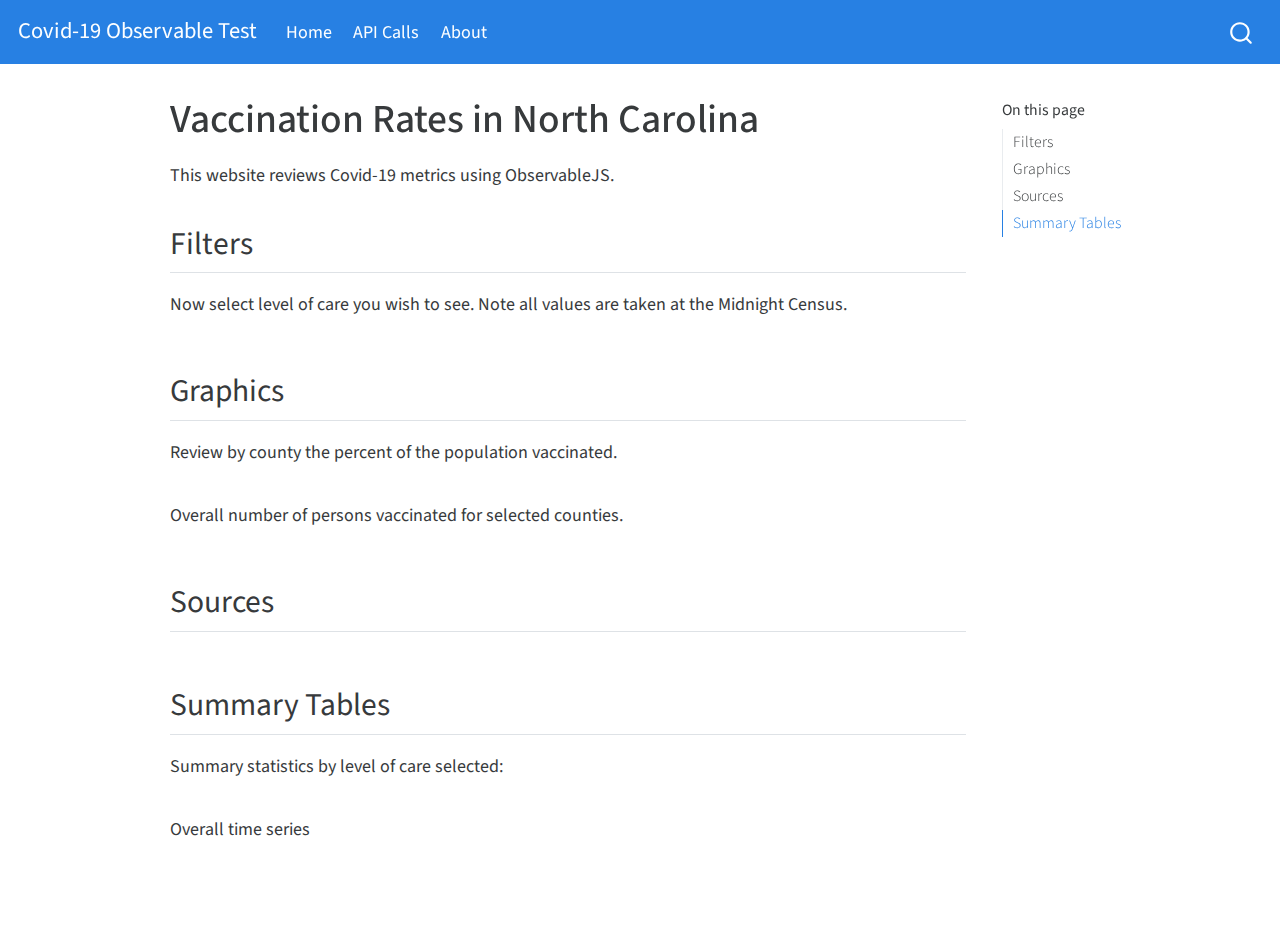
<file: docs/index.html>
<!DOCTYPE html>
<html xmlns="http://www.w3.org/1999/xhtml" lang="en" xml:lang="en"><head>
  <meta charset="utf-8">
  <meta name="generator" content="quarto-0.9.71">
  <meta name="viewport" content="width=device-width, initial-scale=1.0, user-scalable=yes">
  <title>Covid-19 Observable Test - Vaccination Rates in North Carolina</title>
  <style>
    code{white-space: pre-wrap;}
    span.smallcaps{font-variant: small-caps;}
    span.underline{text-decoration: underline;}
    div.column{display: inline-block; vertical-align: top; width: 50%;}
    div.hanging-indent{margin-left: 1.5em; text-indent: -1.5em;}
    ul.task-list{list-style: none;}
    pre > code.sourceCode { white-space: pre; position: relative; }
    pre > code.sourceCode > span { display: inline-block; line-height: 1.25; }
    pre > code.sourceCode > span:empty { height: 1.2em; }
    .sourceCode { overflow: visible; }
    code.sourceCode > span { color: inherit; text-decoration: inherit; }
    div.sourceCode { margin: 1em 0; }
    pre.sourceCode { margin: 0; }
    @media screen {
    div.sourceCode { overflow: auto; }
    }
    @media print {
    pre > code.sourceCode { white-space: pre-wrap; }
    pre > code.sourceCode > span { text-indent: -5em; padding-left: 5em; }
    }
    pre.numberSource code
      { counter-reset: source-line 0; }
    pre.numberSource code > span
      { position: relative; left: -4em; counter-increment: source-line; }
    pre.numberSource code > span > a:first-child::before
      { content: counter(source-line);
        position: relative; left: -1em; text-align: right; vertical-align: baseline;
        border: none; display: inline-block;
        -webkit-touch-callout: none; -webkit-user-select: none;
        -khtml-user-select: none; -moz-user-select: none;
        -ms-user-select: none; user-select: none;
        padding: 0 4px; width: 4em;
        color: #aaaaaa;
      }
    pre.numberSource { margin-left: 3em; border-left: 1px solid #aaaaaa;  padding-left: 4px; }
    div.sourceCode
      {   }
    @media screen {
    pre > code.sourceCode > span > a:first-child::before { text-decoration: underline; }
    }
    code span.al { color: #ff0000; font-weight: bold; } /* Alert */
    code span.an { color: #60a0b0; font-weight: bold; font-style: italic; } /* Annotation */
    code span.at { color: #7d9029; } /* Attribute */
    code span.bn { color: #40a070; } /* BaseN */
    code span.bu { } /* BuiltIn */
    code span.cf { color: #007020; font-weight: bold; } /* ControlFlow */
    code span.ch { color: #4070a0; } /* Char */
    code span.cn { color: #880000; } /* Constant */
    code span.co { color: #60a0b0; font-style: italic; } /* Comment */
    code span.cv { color: #60a0b0; font-weight: bold; font-style: italic; } /* CommentVar */
    code span.do { color: #ba2121; font-style: italic; } /* Documentation */
    code span.dt { color: #902000; } /* DataType */
    code span.dv { color: #40a070; } /* DecVal */
    code span.er { color: #ff0000; font-weight: bold; } /* Error */
    code span.ex { } /* Extension */
    code span.fl { color: #40a070; } /* Float */
    code span.fu { color: #06287e; } /* Function */
    code span.im { } /* Import */
    code span.in { color: #60a0b0; font-weight: bold; font-style: italic; } /* Information */
    code span.kw { color: #007020; font-weight: bold; } /* Keyword */
    code span.op { color: #666666; } /* Operator */
    code span.ot { color: #007020; } /* Other */
    code span.pp { color: #bc7a00; } /* Preprocessor */
    code span.sc { color: #4070a0; } /* SpecialChar */
    code span.ss { color: #bb6688; } /* SpecialString */
    code span.st { color: #4070a0; } /* String */
    code span.va { color: #19177c; } /* Variable */
    code span.vs { color: #4070a0; } /* VerbatimString */
    code span.wa { color: #60a0b0; font-weight: bold; font-style: italic; } /* Warning */
  </style>

  <script src="site_libs/quarto-nav/quarto-nav.js"></script>
  <script src="site_libs/quarto-nav/headroom.min.js"></script>
  <script src="site_libs/clipboard/clipboard.min.js"></script>
  <meta name="quarto:offset" content="./">
  <script src="site_libs/quarto-search/autocomplete.umd.js"></script>
  <script src="site_libs/quarto-search/fuse.min.js"></script>
  <script src="site_libs/quarto-search/quarto-search.js"></script>
  <script src="site_libs/quarto-html/quarto.js"></script>
  <script src="site_libs/quarto-html/popper.min.js"></script>
  <script src="site_libs/quarto-html/tippy.umd.min.js"></script>
  <script src="site_libs/quarto-html/anchor.min.js"></script>
  <link href="site_libs/quarto-html/tippy.css" rel="stylesheet">
  <link href="site_libs/quarto-html/quarto-syntax-highlighting.css" rel="stylesheet">
  <script src="site_libs/bootstrap/bootstrap.min.js"></script>
  <link href="site_libs/bootstrap/bootstrap-icons.css" rel="stylesheet">
  <link href="site_libs/bootstrap/bootstrap.min.css" rel="stylesheet">
  <script id="quarto-search-options" type="application/json">{
    "location": "navbar",
    "copy-button": false,
    "collapse-after": 2,
    "panel-placement": "end",
    "type": "overlay",
    "limit": 20,
    "language": {
      "search-no-results-text": "No results",
      "search-matching-documents-text": "matching documents",
      "search-copy-link-title": "Copy link to search",
      "search-hide-matches-text": "Hide additional matches",
      "search-more-match-text": "more match in this document",
      "search-more-matches-text": "more matches in this document",
      "search-clear-button-title": "Clear",
      "search-detached-cancel-button-title": "Cancel",
      "search-submit-button-title": "Submit"
    }
  }</script>
  <script type="module" src="site_libs/quarto-ojs/esbuild-bundle.js"></script>
  <link href="site_libs/quarto-ojs/quarto-ojs.css" rel="stylesheet">
  <!--[if lt IE 9]>
    <script src="//cdnjs.cloudflare.com/ajax/libs/html5shiv/3.7.3/html5shiv-printshiv.min.js"></script>
  <![endif]-->
  <link rel="stylesheet" href="styles.css">
  <link rel="stylesheet" href="custom.scss">
</head>
<body>
<div id="quarto-search-results"></div>
  <header id="quarto-header" class="headroom fixed-top">
    <nav class="navbar navbar-expand-lg navbar-dark ">
      <div class="navbar-container container-fluid">
      <a class="navbar-brand" href="./index.html">
    <span class="navbar-title">Covid-19 Observable Test</span>
  </a>
          <button class="navbar-toggler" type="button" data-bs-toggle="collapse" data-bs-target="#navbarCollapse" aria-controls="navbarCollapse" aria-expanded="false" aria-label="Toggle navigation" onclick="if (window.quartoToggleHeadroom) { window.quartoToggleHeadroom(); }">
  <span class="navbar-toggler-icon"></span>
</button>
          <div class="collapse navbar-collapse" id="navbarCollapse">
            <ul class="navbar-nav navbar-nav-scroll me-auto">
  <li class="nav-item">
    <a class="nav-link active" href="./index.html" aria-current="page">Home</a>
  </li>  
  <li class="nav-item">
    <a class="nav-link" href="./hospitals.html">API Calls</a>
  </li>  
  <li class="nav-item">
    <a class="nav-link" href="./about.html">About</a>
  </li>  
</ul>
              <div id="quarto-search" class="" title="Search"></div>
          </div> <!-- /navcollapse -->
      </div> <!-- /container-fluid -->
    </nav>
</header>
<!-- content -->
<div id="quarto-content" class="quarto-container page-columns page-rows-contents page-layout-article page-navbar">
<!-- sidebar -->
<!-- margin-sidebar -->
    <div id="quarto-margin-sidebar" class="sidebar margin-sidebar">
        <nav id="TOC" role="doc-toc">
<h2 id="toc-title">On this page</h2>
<ul>
<li><a href="#filters" class="nav-link active" data-scroll-target="#filters">Filters</a></li>
<li><a href="#graphics" class="nav-link" data-scroll-target="#graphics">Graphics</a></li>
<li><a href="#sources" class="nav-link" data-scroll-target="#sources">Sources</a></li>
<li><a href="#summary-tables" class="nav-link" data-scroll-target="#summary-tables">Summary Tables</a></li>
</ul>
</nav>
    </div>
<!-- main -->
<main class="content" id="quarto-document-content">
<header id="title-block-header" class="quarto-title-block default">

<div class="quarto-title"><h1 class="title display-7">Vaccination Rates in North Carolina</h1></div></header>

<p>This website reviews Covid-19 metrics using ObservableJS.</p>
<div class="cell">

</div>
<section id="filters" class="level2">
<h2 class="anchored" data-anchor-id="filters">Filters</h2>
<p>Now select level of care you wish to see. Note all values are taken at the Midnight Census.</p>
<div class="cell" data-eval="true">
<div class="sourceCode hidden" id="cb1" data-startfrom="30" data-source-offset="-0"><pre class="sourceCode js cell-code code-with-copy"><code class="sourceCode javascript" style="counter-reset: source-line 29;"><span id="cb1-30"><a href="#cb1-30" aria-hidden="true" tabindex="-1"></a>viewof islands <span class="op">=</span> Inputs<span class="op">.</span><span class="fu">select</span>(data<span class="op">.</span><span class="fu">map</span>(d <span class="kw">=&gt;</span> d<span class="op">.</span><span class="at">County</span>)<span class="op">,</span> {</span>
<span id="cb1-31"><a href="#cb1-31" aria-hidden="true" tabindex="-1"></a>  <span class="dt">multiple</span><span class="op">:</span> <span class="kw">true</span><span class="op">,</span> </span>
<span id="cb1-32"><a href="#cb1-32" aria-hidden="true" tabindex="-1"></a>  <span class="dt">label</span><span class="op">:</span> <span class="st">"County"</span><span class="op">,</span> </span>
<span id="cb1-33"><a href="#cb1-33" aria-hidden="true" tabindex="-1"></a>  <span class="dt">initialValue</span><span class="op">:</span> <span class="st">"Alamance"</span><span class="op">,</span></span>
<span id="cb1-34"><a href="#cb1-34" aria-hidden="true" tabindex="-1"></a>  <span class="dt">sort</span><span class="op">:</span> <span class="kw">true</span><span class="op">,</span> </span>
<span id="cb1-35"><a href="#cb1-35" aria-hidden="true" tabindex="-1"></a>  <span class="dt">unique</span><span class="op">:</span> <span class="kw">true</span>})</span></code><button title="Copy to Clipboard" class="code-copy-button"><i class="bi"></i></button></pre></div>
<div class="cell-output-display">
<div id="ojs-cell-1" data-nodetype="declaration">

</div>
</div>
</div>
</section>
<section id="graphics" class="level2">
<h2 class="anchored" data-anchor-id="graphics">Graphics</h2>
<p>Review by county the percent of the population vaccinated.</p>
<div class="cell">
<div class="sourceCode hidden" id="cb2" data-startfrom="46" data-source-offset="-16"><pre class="sourceCode js cell-code code-with-copy"><code class="sourceCode javascript" style="counter-reset: source-line 45;"><span id="cb2-46"><a href="#cb2-46" aria-hidden="true" tabindex="-1"></a>Plot<span class="op">.</span><span class="fu">plot</span>({</span>
<span id="cb2-47"><a href="#cb2-47" aria-hidden="true" tabindex="-1"></a>  <span class="dt">y</span><span class="op">:</span> {</span>
<span id="cb2-48"><a href="#cb2-48" aria-hidden="true" tabindex="-1"></a>    <span class="dt">grid</span><span class="op">:</span> <span class="kw">true</span><span class="op">,</span></span>
<span id="cb2-49"><a href="#cb2-49" aria-hidden="true" tabindex="-1"></a>    <span class="dt">label</span><span class="op">:</span> <span class="st">"Percentage of the Population Vaccinated"</span></span>
<span id="cb2-50"><a href="#cb2-50" aria-hidden="true" tabindex="-1"></a>  }<span class="op">,</span></span>
<span id="cb2-51"><a href="#cb2-51" aria-hidden="true" tabindex="-1"></a>  <span class="dt">marks</span><span class="op">:</span> [</span>
<span id="cb2-52"><a href="#cb2-52" aria-hidden="true" tabindex="-1"></a>    Plot<span class="op">.</span><span class="fu">line</span>(filtered<span class="op">,</span> {</span>
<span id="cb2-53"><a href="#cb2-53" aria-hidden="true" tabindex="-1"></a>    <span class="dt">x</span><span class="op">:</span> <span class="st">"Date"</span><span class="op">,</span> </span>
<span id="cb2-54"><a href="#cb2-54" aria-hidden="true" tabindex="-1"></a>    <span class="dt">y</span><span class="op">:</span> <span class="st">"Series_Complete_Pop_Pct"</span><span class="op">,</span> </span>
<span id="cb2-55"><a href="#cb2-55" aria-hidden="true" tabindex="-1"></a>    <span class="dt">stroke</span><span class="op">:</span> <span class="st">"County"</span>})<span class="op">,</span></span>
<span id="cb2-56"><a href="#cb2-56" aria-hidden="true" tabindex="-1"></a>    Plot<span class="op">.</span><span class="fu">text</span>(filtered<span class="op">,</span> Plot<span class="op">.</span><span class="fu">selectLast</span>({</span>
<span id="cb2-57"><a href="#cb2-57" aria-hidden="true" tabindex="-1"></a>    <span class="dt">x</span><span class="op">:</span> <span class="st">"Date"</span><span class="op">,</span></span>
<span id="cb2-58"><a href="#cb2-58" aria-hidden="true" tabindex="-1"></a>    <span class="dt">y</span><span class="op">:</span> <span class="st">"Series_Complete_Pop_Pct"</span><span class="op">,</span></span>
<span id="cb2-59"><a href="#cb2-59" aria-hidden="true" tabindex="-1"></a>    <span class="dt">z</span><span class="op">:</span> <span class="st">"County"</span><span class="op">,</span></span>
<span id="cb2-60"><a href="#cb2-60" aria-hidden="true" tabindex="-1"></a>    <span class="dt">text</span><span class="op">:</span> <span class="st">"County"</span><span class="op">,</span></span>
<span id="cb2-61"><a href="#cb2-61" aria-hidden="true" tabindex="-1"></a>    <span class="dt">textAnchor</span><span class="op">:</span> <span class="st">"Series_Complete_Pop_Pct"</span><span class="op">,</span></span>
<span id="cb2-62"><a href="#cb2-62" aria-hidden="true" tabindex="-1"></a>    <span class="dt">dx</span> <span class="op">:</span> <span class="op">-</span><span class="dv">4</span><span class="op">,</span></span>
<span id="cb2-63"><a href="#cb2-63" aria-hidden="true" tabindex="-1"></a>}))<span class="op">,</span></span>
<span id="cb2-64"><a href="#cb2-64" aria-hidden="true" tabindex="-1"></a>  ]</span>
<span id="cb2-65"><a href="#cb2-65" aria-hidden="true" tabindex="-1"></a>})<span class="op">;</span></span></code><button title="Copy to Clipboard" class="code-copy-button"><i class="bi"></i></button></pre></div>
<div class="cell-output-display">
<div id="ojs-cell-2" data-nodetype="expression">

</div>
</div>
</div>
<p>Overall number of persons vaccinated for selected counties.</p>
<div class="cell">
<div class="sourceCode hidden" id="cb3" data-startfrom="72" data-source-offset="-16"><pre class="sourceCode js cell-code code-with-copy"><code class="sourceCode javascript" style="counter-reset: source-line 71;"><span id="cb3-72"><a href="#cb3-72" aria-hidden="true" tabindex="-1"></a>Plot<span class="op">.</span><span class="fu">plot</span>({</span>
<span id="cb3-73"><a href="#cb3-73" aria-hidden="true" tabindex="-1"></a>  <span class="dt">y</span><span class="op">:</span> {</span>
<span id="cb3-74"><a href="#cb3-74" aria-hidden="true" tabindex="-1"></a>    <span class="dt">grid</span><span class="op">:</span> <span class="kw">true</span><span class="op">,</span></span>
<span id="cb3-75"><a href="#cb3-75" aria-hidden="true" tabindex="-1"></a>    <span class="dt">label</span><span class="op">:</span> <span class="st">"Persons Vaccinated"</span></span>
<span id="cb3-76"><a href="#cb3-76" aria-hidden="true" tabindex="-1"></a>  }<span class="op">,</span></span>
<span id="cb3-77"><a href="#cb3-77" aria-hidden="true" tabindex="-1"></a>  <span class="dt">marks</span><span class="op">:</span> [</span>
<span id="cb3-78"><a href="#cb3-78" aria-hidden="true" tabindex="-1"></a>    Plot<span class="op">.</span><span class="fu">line</span>(datUse<span class="op">.</span><span class="fu">indices</span>()<span class="op">,</span> {</span>
<span id="cb3-79"><a href="#cb3-79" aria-hidden="true" tabindex="-1"></a>      <span class="dt">x</span><span class="op">:</span> datUse<span class="op">.</span><span class="fu">column</span>(<span class="st">"Date"</span>)<span class="op">,</span> </span>
<span id="cb3-80"><a href="#cb3-80" aria-hidden="true" tabindex="-1"></a>      <span class="dt">y</span><span class="op">:</span> datUse<span class="op">.</span><span class="fu">column</span>(<span class="st">"total_cnt"</span>)</span>
<span id="cb3-81"><a href="#cb3-81" aria-hidden="true" tabindex="-1"></a>      })</span>
<span id="cb3-82"><a href="#cb3-82" aria-hidden="true" tabindex="-1"></a>  ]<span class="op">,</span></span>
<span id="cb3-83"><a href="#cb3-83" aria-hidden="true" tabindex="-1"></a>  <span class="dt">caption</span><span class="op">:</span> <span class="fu">html</span><span class="vs">`Total Population Vaccinated (Selected Counties)`</span></span>
<span id="cb3-84"><a href="#cb3-84" aria-hidden="true" tabindex="-1"></a>})<span class="op">;</span></span></code><button title="Copy to Clipboard" class="code-copy-button"><i class="bi"></i></button></pre></div>
<div class="cell-output-display">
<div id="ojs-cell-3" data-nodetype="expression">

</div>
</div>
</div>
</section>
<section id="sources" class="level2">
<h2 class="anchored" data-anchor-id="sources">Sources</h2>
<div class="cell" data-eval="true">
<div class="sourceCode hidden" id="cb4" data-startfrom="91" data-source-offset="-0"><pre class="sourceCode js cell-code code-with-copy"><code class="sourceCode javascript" style="counter-reset: source-line 90;"><span id="cb4-91"><a href="#cb4-91" aria-hidden="true" tabindex="-1"></a>data <span class="op">=</span> <span class="cf">await</span> <span class="fu">FileAttachment</span>(<span class="st">'https://raw.githubusercontent.com/medewitt/covidcdc/main/output/nc-county-vax.csv'</span>)<span class="op">.</span><span class="fu">csv</span>({ <span class="dt">typed</span><span class="op">:</span> <span class="kw">true</span> })<span class="op">;</span></span></code><button title="Copy to Clipboard" class="code-copy-button"><i class="bi"></i></button></pre></div>
<div class="cell-output-display">
<div id="ojs-cell-4" data-nodetype="declaration">

</div>
</div>
</div>
<div class="cell">
<div class="sourceCode hidden" id="cb5" data-startfrom="95" data-source-offset="-0"><pre class="sourceCode js cell-code code-with-copy"><code class="sourceCode javascript" style="counter-reset: source-line 94;"><span id="cb5-95"><a href="#cb5-95" aria-hidden="true" tabindex="-1"></a>filtered <span class="op">=</span> data<span class="op">.</span><span class="fu">filter</span>(<span class="kw">function</span>(data) {</span>
<span id="cb5-96"><a href="#cb5-96" aria-hidden="true" tabindex="-1"></a>  <span class="cf">return</span> islands<span class="op">.</span><span class="fu">includes</span>(data<span class="op">.</span><span class="at">County</span>)<span class="op">;</span></span>
<span id="cb5-97"><a href="#cb5-97" aria-hidden="true" tabindex="-1"></a>})<span class="op">;</span></span></code><button title="Copy to Clipboard" class="code-copy-button"><i class="bi"></i></button></pre></div>
<div class="cell-output-display">
<div id="ojs-cell-5" data-nodetype="declaration">

</div>
</div>
</div>
<div class="cell">
<div class="sourceCode hidden" id="cb6" data-startfrom="101" data-source-offset="-0"><pre class="sourceCode js cell-code code-with-copy"><code class="sourceCode javascript" style="counter-reset: source-line 100;"><span id="cb6-101"><a href="#cb6-101" aria-hidden="true" tabindex="-1"></a><span class="im">import</span> { aq<span class="op">,</span> op} <span class="im">from</span> <span class="st">"@uwdata/arquero"</span></span></code><button title="Copy to Clipboard" class="code-copy-button"><i class="bi"></i></button></pre></div>
<div class="cell-output-display">
<div id="ojs-cell-6" data-nodetype="declaration">

</div>
</div>
</div>
<div class="cell" data-eval="true">
<div class="sourceCode hidden" id="cb7" data-startfrom="108" data-source-offset="-1"><pre class="sourceCode js cell-code code-with-copy"><code class="sourceCode javascript" style="counter-reset: source-line 107;"><span id="cb7-108"><a href="#cb7-108" aria-hidden="true" tabindex="-1"></a>penguins <span class="op">=</span>  {</span>
<span id="cb7-109"><a href="#cb7-109" aria-hidden="true" tabindex="-1"></a><span class="kw">const</span> dat1 <span class="op">=</span> <span class="cf">await</span> aq<span class="op">.</span><span class="fu">fromCSV</span>(<span class="cf">await</span> <span class="fu">fetch</span>(<span class="st">'https://raw.githubusercontent.com/medewitt/covidcdc/main/output/nc-county-vax.csv'</span>)<span class="op">.</span><span class="fu">then</span>(res <span class="kw">=&gt;</span> res<span class="op">.</span><span class="fu">text</span>()))<span class="op">;</span></span>
<span id="cb7-110"><a href="#cb7-110" aria-hidden="true" tabindex="-1"></a><span class="cf">return</span> dat1<span class="op">;</span></span>
<span id="cb7-111"><a href="#cb7-111" aria-hidden="true" tabindex="-1"></a>}</span></code><button title="Copy to Clipboard" class="code-copy-button"><i class="bi"></i></button></pre></div>
<div class="cell-output-display">
<div id="ojs-cell-7" data-nodetype="declaration">

</div>
</div>
</div>
<div class="cell">
<div class="sourceCode hidden" id="cb8" data-startfrom="116" data-source-offset="-0"><pre class="sourceCode js cell-code code-with-copy"><code class="sourceCode javascript" style="counter-reset: source-line 115;"><span id="cb8-116"><a href="#cb8-116" aria-hidden="true" tabindex="-1"></a>penguins<span class="op">.</span><span class="fu">view</span>()<span class="op">;</span></span></code><button title="Copy to Clipboard" class="code-copy-button"><i class="bi"></i></button></pre></div>
<div class="cell-output-display">
<div id="ojs-cell-8" data-nodetype="expression">

</div>
</div>
</div>
<div class="cell">
<div class="sourceCode hidden" id="cb9" data-startfrom="122" data-source-offset="-1"><pre class="sourceCode js cell-code code-with-copy"><code class="sourceCode javascript" style="counter-reset: source-line 121;"><span id="cb9-122"><a href="#cb9-122" aria-hidden="true" tabindex="-1"></a>joingtab <span class="op">=</span> aq<span class="op">.</span><span class="fu">table</span>({ <span class="dt">County</span><span class="op">:</span> islands})<span class="op">;</span></span></code><button title="Copy to Clipboard" class="code-copy-button"><i class="bi"></i></button></pre></div>
<div class="cell-output-display">
<div id="ojs-cell-9" data-nodetype="declaration">

</div>
</div>
</div>
</section>
<section id="summary-tables" class="level2">
<h2 class="anchored" data-anchor-id="summary-tables">Summary Tables</h2>
<p>Summary statistics by level of care selected:</p>
<div class="cell" data-eval="true">
<div class="sourceCode hidden" id="cb10" data-startfrom="131" data-source-offset="-0"><pre class="sourceCode js cell-code code-with-copy"><code class="sourceCode javascript" style="counter-reset: source-line 130;"><span id="cb10-131"><a href="#cb10-131" aria-hidden="true" tabindex="-1"></a>datUsesm <span class="op">=</span> {<span class="kw">const</span> d2 <span class="op">=</span> penguins</span>
<span id="cb10-132"><a href="#cb10-132" aria-hidden="true" tabindex="-1"></a>  <span class="op">.</span><span class="fu">semijoin</span>(joingtab<span class="op">,</span> <span class="st">'County'</span>)</span>
<span id="cb10-133"><a href="#cb10-133" aria-hidden="true" tabindex="-1"></a>  <span class="op">.</span><span class="fu">groupby</span>(<span class="st">'County'</span>)</span>
<span id="cb10-134"><a href="#cb10-134" aria-hidden="true" tabindex="-1"></a>  <span class="op">.</span><span class="fu">rollup</span>({ <span class="dt">Avg</span><span class="op">:</span> d <span class="kw">=&gt;</span> op<span class="op">.</span><span class="fu">ceil</span>(op<span class="op">.</span><span class="fu">average</span>(d<span class="op">.</span><span class="at">Series_Complete_Yes</span>))<span class="op">,</span></span>
<span id="cb10-135"><a href="#cb10-135" aria-hidden="true" tabindex="-1"></a>            <span class="dt">Min</span><span class="op">:</span> d <span class="kw">=&gt;</span> op<span class="op">.</span><span class="fu">min</span>(d<span class="op">.</span><span class="at">Series_Complete_Yes</span>)<span class="op">,</span></span>
<span id="cb10-136"><a href="#cb10-136" aria-hidden="true" tabindex="-1"></a>            <span class="dt">Max</span><span class="op">:</span> d <span class="kw">=&gt;</span> op<span class="op">.</span><span class="fu">max</span>(d<span class="op">.</span><span class="at">Series_Complete_Yes</span>)})<span class="op">;</span></span>
<span id="cb10-137"><a href="#cb10-137" aria-hidden="true" tabindex="-1"></a>            <span class="cf">return</span> d2<span class="op">;</span>}<span class="op">;</span></span></code><button title="Copy to Clipboard" class="code-copy-button"><i class="bi"></i></button></pre></div>
<div class="cell-output-display">
<div id="ojs-cell-10" data-nodetype="declaration">

</div>
</div>
</div>
<div class="cell">
<div class="sourceCode hidden" id="cb11" data-startfrom="142" data-source-offset="-0"><pre class="sourceCode js cell-code code-with-copy"><code class="sourceCode javascript" style="counter-reset: source-line 141;"><span id="cb11-142"><a href="#cb11-142" aria-hidden="true" tabindex="-1"></a>datUsesm<span class="op">.</span><span class="fu">view</span>()<span class="op">;</span></span></code><button title="Copy to Clipboard" class="code-copy-button"><i class="bi"></i></button></pre></div>
<div class="cell-output-display">
<div id="ojs-cell-11" data-nodetype="expression">

</div>
</div>
</div>
<p>Overall time series</p>
<div class="cell" data-eval="true">
<div class="sourceCode hidden" id="cb12" data-startfrom="149" data-source-offset="-0"><pre class="sourceCode js cell-code code-with-copy"><code class="sourceCode javascript" style="counter-reset: source-line 148;"><span id="cb12-149"><a href="#cb12-149" aria-hidden="true" tabindex="-1"></a>datUse <span class="op">=</span> penguins</span>
<span id="cb12-150"><a href="#cb12-150" aria-hidden="true" tabindex="-1"></a>  <span class="op">.</span><span class="fu">semijoin</span>(joingtab<span class="op">,</span> <span class="st">'County'</span>)</span>
<span id="cb12-151"><a href="#cb12-151" aria-hidden="true" tabindex="-1"></a>  <span class="op">.</span><span class="fu">groupby</span>(<span class="st">'Date'</span>)</span>
<span id="cb12-152"><a href="#cb12-152" aria-hidden="true" tabindex="-1"></a>  <span class="op">.</span><span class="fu">rollup</span>({ <span class="dt">total_cnt</span><span class="op">:</span> d <span class="kw">=&gt;</span> op<span class="op">.</span><span class="fu">sum</span>(d<span class="op">.</span><span class="at">Series_Complete_Yes</span>)})<span class="op">;</span></span></code><button title="Copy to Clipboard" class="code-copy-button"><i class="bi"></i></button></pre></div>
<div class="cell-output-display">
<div id="ojs-cell-12" data-nodetype="declaration">

</div>
</div>
</div>
<div class="cell">
<div class="sourceCode hidden" id="cb13" data-startfrom="158" data-source-offset="-1"><pre class="sourceCode js cell-code code-with-copy"><code class="sourceCode javascript" style="counter-reset: source-line 157;"><span id="cb13-158"><a href="#cb13-158" aria-hidden="true" tabindex="-1"></a>datUse<span class="op">.</span><span class="fu">view</span>()<span class="op">;</span></span></code><button title="Copy to Clipboard" class="code-copy-button"><i class="bi"></i></button></pre></div>
<div class="cell-output-display">
<div id="ojs-cell-13" data-nodetype="expression">

</div>
</div>
</div>


</section>
</main> <!-- /main -->
<script type="ojs-module-contents">
{"contents":[{"methodName":"interpret","cellName":"ojs-cell-1","inline":false,"source":"viewof islands = Inputs.select(data.map(d => d.County), {\n  multiple: true, \n  label: \"County\", \n  initialValue: \"Alamance\",\n  sort: true, \n  unique: true})\n  \n //islands"},{"methodName":"interpret","cellName":"ojs-cell-2","inline":false,"source":"//#| eval: true\nPlot.plot({\n  y: {\n    grid: true,\n    label: \"Percentage of the Population Vaccinated\"\n  },\n  marks: [\n    Plot.line(filtered, {\n    x: \"Date\", \n    y: \"Series_Complete_Pop_Pct\", \n    stroke: \"County\"}),\n    Plot.text(filtered, Plot.selectLast({\n    x: \"Date\",\n    y: \"Series_Complete_Pop_Pct\",\n    z: \"County\",\n    text: \"County\",\n    textAnchor: \"Series_Complete_Pop_Pct\",\n    dx : -4,\n})),\n  ]\n});"},{"methodName":"interpret","cellName":"ojs-cell-3","inline":false,"source":"//#| eval: true\nPlot.plot({\n  y: {\n    grid: true,\n    label: \"Persons Vaccinated\"\n  },\n  marks: [\n    Plot.line(datUse.indices(), {\n      x: datUse.column(\"Date\"), \n      y: datUse.column(\"total_cnt\")\n      })\n  ],\n  caption: html`Total Population Vaccinated (Selected Counties)`\n});"},{"methodName":"interpret","cellName":"ojs-cell-4","inline":false,"source":"data = await FileAttachment('https://raw.githubusercontent.com/medewitt/covidcdc/main/output/nc-county-vax.csv').csv({ typed: true });"},{"methodName":"interpret","cellName":"ojs-cell-5","inline":false,"source":"filtered = data.filter(function(data) {\n  return islands.includes(data.County);\n});"},{"methodName":"interpret","cellName":"ojs-cell-6","inline":false,"source":"import { aq, op} from \"@uwdata/arquero\""},{"methodName":"interpret","cellName":"ojs-cell-7","inline":false,"source":"\npenguins =  {\nconst dat1 = await aq.fromCSV(await fetch('https://raw.githubusercontent.com/medewitt/covidcdc/main/output/nc-county-vax.csv').then(res => res.text()));\nreturn dat1;\n}"},{"methodName":"interpret","cellName":"ojs-cell-8","inline":false,"source":"penguins.view();"},{"methodName":"interpret","cellName":"ojs-cell-9","inline":false,"source":"\njoingtab = aq.table({ County: islands});"},{"methodName":"interpret","cellName":"ojs-cell-10","inline":false,"source":"datUsesm = {const d2 = penguins\n  .semijoin(joingtab, 'County')\n  .groupby('County')\n  .rollup({ Avg: d => op.ceil(op.average(d.Series_Complete_Yes)),\n            Min: d => op.min(d.Series_Complete_Yes),\n            Max: d => op.max(d.Series_Complete_Yes)});\n            return d2;};\n  "},{"methodName":"interpret","cellName":"ojs-cell-11","inline":false,"source":"datUsesm.view();"},{"methodName":"interpret","cellName":"ojs-cell-12","inline":false,"source":"datUse = penguins\n  .semijoin(joingtab, 'County')\n  .groupby('Date')\n  .rollup({ total_cnt: d => op.sum(d.Series_Complete_Yes)});"},{"methodName":"interpret","cellName":"ojs-cell-13","inline":false,"source":"\ndatUse.view();"},{"methodName":"interpretQuiet","source":"shinyInput('islands')"}]}
</script>
<script type="module">
window._ojs.paths.runtimeToDoc = "../..";
window._ojs.paths.runtimeToRoot = "../..";
window._ojs.paths.docToRoot = "";
window._ojs.selfContained = false;
window._ojs.runtime.interpretFromScriptTags();
</script>
<script type="application/javascript">
window.document.addEventListener("DOMContentLoaded", function (event) {
  const icon = "";
  const anchorJS = new window.AnchorJS();
  anchorJS.options = {
    placement: 'right',
    icon: icon
  };
  anchorJS.add('.anchored');
  const clipboard = new window.ClipboardJS('.code-copy-button', {
    target: function(trigger) {
      return trigger.previousElementSibling;
    }
  });
  clipboard.on('success', function(e) {
    // button target
    const button = e.trigger;
    // don't keep focus
    button.blur();
    // flash "checked"
    button.classList.add('code-copy-button-checked');
    setTimeout(function() {
      button.classList.remove('code-copy-button-checked');
    }, 1000);
    // clear code selection
    e.clearSelection();
  });
  function tippyHover(el, contentFn) {
    const config = {
      allowHTML: true,
      content: contentFn,
      maxWidth: 500,
      delay: 100,
      arrow: false,
      appendTo: function(el) {
          return el.parentElement;
      },
      interactive: true,
      interactiveBorder: 10,
      theme: 'quarto',
      placement: 'bottom-start'
    };
    window.tippy(el, config); 
  }
  const noterefs = window.document.querySelectorAll('a[role="doc-noteref"]');
  for (var i=0; i<noterefs.length; i++) {
    const ref = noterefs[i];
    tippyHover(ref, function() {
      let href = ref.getAttribute('href');
      try { href = new URL(href).hash; } catch {}
      const id = href.replace(/^#\/?/, "");
      const note = window.document.getElementById(id);
      return note.innerHTML;
    });
  }
  var bibliorefs = window.document.querySelectorAll('a[role="doc-biblioref"]');
  for (var i=0; i<bibliorefs.length; i++) {
    const ref = bibliorefs[i];
    const cites = ref.parentNode.getAttribute('data-cites').split(' ');
    tippyHover(ref, function() {
      var popup = window.document.createElement('div');
      cites.forEach(function(cite) {
        var citeDiv = window.document.createElement('div');
        citeDiv.classList.add('hanging-indent');
        citeDiv.classList.add('csl-entry');
        var biblioDiv = window.document.getElementById('ref-' + cite);
        if (biblioDiv) {
          citeDiv.innerHTML = biblioDiv.innerHTML;
        }
        popup.appendChild(citeDiv);
      });
      return popup.innerHTML;
    });
  }
});
</script>
</div> <!-- /content -->


</body></html>
</file>
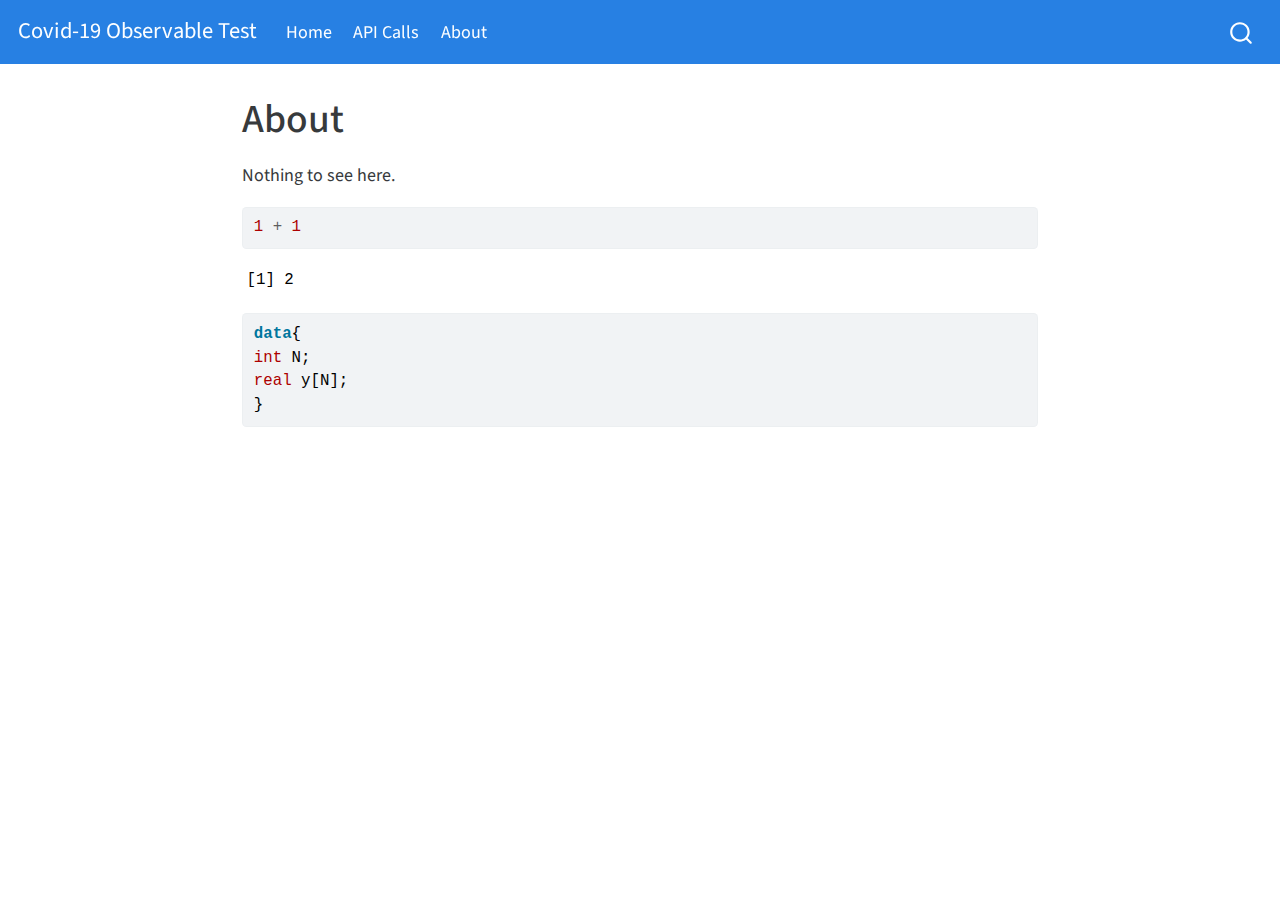
<file: docs/about.html>
<!DOCTYPE html>
<html xmlns="http://www.w3.org/1999/xhtml" lang="en" xml:lang="en"><head>
  <meta charset="utf-8">
  <meta name="generator" content="quarto-0.9.71">
  <meta name="viewport" content="width=device-width, initial-scale=1.0, user-scalable=yes">
  <title>Covid-19 Observable Test - About</title>
  <style>
    code{white-space: pre-wrap;}
    span.smallcaps{font-variant: small-caps;}
    span.underline{text-decoration: underline;}
    div.column{display: inline-block; vertical-align: top; width: 50%;}
    div.hanging-indent{margin-left: 1.5em; text-indent: -1.5em;}
    ul.task-list{list-style: none;}
    pre > code.sourceCode { white-space: pre; position: relative; }
    pre > code.sourceCode > span { display: inline-block; line-height: 1.25; }
    pre > code.sourceCode > span:empty { height: 1.2em; }
    .sourceCode { overflow: visible; }
    code.sourceCode > span { color: inherit; text-decoration: inherit; }
    div.sourceCode { margin: 1em 0; }
    pre.sourceCode { margin: 0; }
    @media screen {
    div.sourceCode { overflow: auto; }
    }
    @media print {
    pre > code.sourceCode { white-space: pre-wrap; }
    pre > code.sourceCode > span { text-indent: -5em; padding-left: 5em; }
    }
    pre.numberSource code
      { counter-reset: source-line 0; }
    pre.numberSource code > span
      { position: relative; left: -4em; counter-increment: source-line; }
    pre.numberSource code > span > a:first-child::before
      { content: counter(source-line);
        position: relative; left: -1em; text-align: right; vertical-align: baseline;
        border: none; display: inline-block;
        -webkit-touch-callout: none; -webkit-user-select: none;
        -khtml-user-select: none; -moz-user-select: none;
        -ms-user-select: none; user-select: none;
        padding: 0 4px; width: 4em;
        color: #aaaaaa;
      }
    pre.numberSource { margin-left: 3em; border-left: 1px solid #aaaaaa;  padding-left: 4px; }
    div.sourceCode
      {   }
    @media screen {
    pre > code.sourceCode > span > a:first-child::before { text-decoration: underline; }
    }
    code span.al { color: #ff0000; font-weight: bold; } /* Alert */
    code span.an { color: #60a0b0; font-weight: bold; font-style: italic; } /* Annotation */
    code span.at { color: #7d9029; } /* Attribute */
    code span.bn { color: #40a070; } /* BaseN */
    code span.bu { } /* BuiltIn */
    code span.cf { color: #007020; font-weight: bold; } /* ControlFlow */
    code span.ch { color: #4070a0; } /* Char */
    code span.cn { color: #880000; } /* Constant */
    code span.co { color: #60a0b0; font-style: italic; } /* Comment */
    code span.cv { color: #60a0b0; font-weight: bold; font-style: italic; } /* CommentVar */
    code span.do { color: #ba2121; font-style: italic; } /* Documentation */
    code span.dt { color: #902000; } /* DataType */
    code span.dv { color: #40a070; } /* DecVal */
    code span.er { color: #ff0000; font-weight: bold; } /* Error */
    code span.ex { } /* Extension */
    code span.fl { color: #40a070; } /* Float */
    code span.fu { color: #06287e; } /* Function */
    code span.im { } /* Import */
    code span.in { color: #60a0b0; font-weight: bold; font-style: italic; } /* Information */
    code span.kw { color: #007020; font-weight: bold; } /* Keyword */
    code span.op { color: #666666; } /* Operator */
    code span.ot { color: #007020; } /* Other */
    code span.pp { color: #bc7a00; } /* Preprocessor */
    code span.sc { color: #4070a0; } /* SpecialChar */
    code span.ss { color: #bb6688; } /* SpecialString */
    code span.st { color: #4070a0; } /* String */
    code span.va { color: #19177c; } /* Variable */
    code span.vs { color: #4070a0; } /* VerbatimString */
    code span.wa { color: #60a0b0; font-weight: bold; font-style: italic; } /* Warning */
  </style>

  <script src="site_libs/quarto-nav/quarto-nav.js"></script>
  <script src="site_libs/quarto-nav/headroom.min.js"></script>
  <script src="site_libs/clipboard/clipboard.min.js"></script>
  <meta name="quarto:offset" content="./">
  <script src="site_libs/quarto-search/autocomplete.umd.js"></script>
  <script src="site_libs/quarto-search/fuse.min.js"></script>
  <script src="site_libs/quarto-search/quarto-search.js"></script>
  <script src="site_libs/quarto-html/quarto.js"></script>
  <script src="site_libs/quarto-html/popper.min.js"></script>
  <script src="site_libs/quarto-html/tippy.umd.min.js"></script>
  <script src="site_libs/quarto-html/anchor.min.js"></script>
  <link href="site_libs/quarto-html/tippy.css" rel="stylesheet">
  <link href="site_libs/quarto-html/quarto-syntax-highlighting.css" rel="stylesheet">
  <script src="site_libs/bootstrap/bootstrap.min.js"></script>
  <link href="site_libs/bootstrap/bootstrap-icons.css" rel="stylesheet">
  <link href="site_libs/bootstrap/bootstrap.min.css" rel="stylesheet">
  <script id="quarto-search-options" type="application/json">{
    "location": "navbar",
    "copy-button": false,
    "collapse-after": 2,
    "panel-placement": "end",
    "type": "overlay",
    "limit": 20,
    "language": {
      "search-no-results-text": "No results",
      "search-matching-documents-text": "matching documents",
      "search-copy-link-title": "Copy link to search",
      "search-hide-matches-text": "Hide additional matches",
      "search-more-match-text": "more match in this document",
      "search-more-matches-text": "more matches in this document",
      "search-clear-button-title": "Clear",
      "search-detached-cancel-button-title": "Cancel",
      "search-submit-button-title": "Submit"
    }
  }</script>
  <!--[if lt IE 9]>
    <script src="//cdnjs.cloudflare.com/ajax/libs/html5shiv/3.7.3/html5shiv-printshiv.min.js"></script>
  <![endif]-->
  <link rel="stylesheet" href="styles.css">
  <link rel="stylesheet" href="custom.scss">
</head>
<body class="fullcontent">
<div id="quarto-search-results"></div>
  <header id="quarto-header" class="headroom fixed-top">
    <nav class="navbar navbar-expand-lg navbar-dark ">
      <div class="navbar-container container-fluid">
      <a class="navbar-brand" href="./index.html">
    <span class="navbar-title">Covid-19 Observable Test</span>
  </a>
          <button class="navbar-toggler" type="button" data-bs-toggle="collapse" data-bs-target="#navbarCollapse" aria-controls="navbarCollapse" aria-expanded="false" aria-label="Toggle navigation" onclick="if (window.quartoToggleHeadroom) { window.quartoToggleHeadroom(); }">
  <span class="navbar-toggler-icon"></span>
</button>
          <div class="collapse navbar-collapse" id="navbarCollapse">
            <ul class="navbar-nav navbar-nav-scroll me-auto">
  <li class="nav-item">
    <a class="nav-link" href="./index.html">Home</a>
  </li>  
  <li class="nav-item">
    <a class="nav-link" href="./hospitals.html">API Calls</a>
  </li>  
  <li class="nav-item">
    <a class="nav-link active" href="./about.html" aria-current="page">About</a>
  </li>  
</ul>
              <div id="quarto-search" class="" title="Search"></div>
          </div> <!-- /navcollapse -->
      </div> <!-- /container-fluid -->
    </nav>
</header>
<!-- content -->
<div id="quarto-content" class="quarto-container page-columns page-rows-contents page-layout-article page-navbar">
<!-- sidebar -->
<!-- margin-sidebar -->
    
<!-- main -->
<main class="content" id="quarto-document-content">
<header id="title-block-header" class="quarto-title-block default">

<div class="quarto-title"><h1 class="title display-7">About</h1></div></header>
<p>Nothing to see here.</p>
<div class="cell">
<div class="sourceCode" id="cb1"><pre class="sourceCode r cell-code code-with-copy"><code class="sourceCode r"><span id="cb1-1"><a href="#cb1-1" aria-hidden="true" tabindex="-1"></a><span class="dv">1</span> <span class="sc">+</span> <span class="dv">1</span></span></code><button title="Copy to Clipboard" class="code-copy-button"><i class="bi"></i></button></pre></div>
<div class="cell-output-stdout">
<pre><code>[1] 2</code></pre>
</div>
</div>
<div class="sourceCode" id="cb3"><pre class="sourceCode stan code-with-copy"><code class="sourceCode stan"><span id="cb3-1"><a href="#cb3-1" aria-hidden="true" tabindex="-1"></a><span class="kw">data</span>{</span>
<span id="cb3-2"><a href="#cb3-2" aria-hidden="true" tabindex="-1"></a><span class="dt">int</span> N;</span>
<span id="cb3-3"><a href="#cb3-3" aria-hidden="true" tabindex="-1"></a><span class="dt">real</span> y[N];</span>
<span id="cb3-4"><a href="#cb3-4" aria-hidden="true" tabindex="-1"></a>}</span></code><button title="Copy to Clipboard" class="code-copy-button"><i class="bi"></i></button></pre></div>


</main> <!-- /main -->
<script type="application/javascript">
window.document.addEventListener("DOMContentLoaded", function (event) {
  const icon = "";
  const anchorJS = new window.AnchorJS();
  anchorJS.options = {
    placement: 'right',
    icon: icon
  };
  anchorJS.add('.anchored');
  const clipboard = new window.ClipboardJS('.code-copy-button', {
    target: function(trigger) {
      return trigger.previousElementSibling;
    }
  });
  clipboard.on('success', function(e) {
    // button target
    const button = e.trigger;
    // don't keep focus
    button.blur();
    // flash "checked"
    button.classList.add('code-copy-button-checked');
    setTimeout(function() {
      button.classList.remove('code-copy-button-checked');
    }, 1000);
    // clear code selection
    e.clearSelection();
  });
  function tippyHover(el, contentFn) {
    const config = {
      allowHTML: true,
      content: contentFn,
      maxWidth: 500,
      delay: 100,
      arrow: false,
      appendTo: function(el) {
          return el.parentElement;
      },
      interactive: true,
      interactiveBorder: 10,
      theme: 'quarto',
      placement: 'bottom-start'
    };
    window.tippy(el, config); 
  }
  const noterefs = window.document.querySelectorAll('a[role="doc-noteref"]');
  for (var i=0; i<noterefs.length; i++) {
    const ref = noterefs[i];
    tippyHover(ref, function() {
      let href = ref.getAttribute('href');
      try { href = new URL(href).hash; } catch {}
      const id = href.replace(/^#\/?/, "");
      const note = window.document.getElementById(id);
      return note.innerHTML;
    });
  }
  var bibliorefs = window.document.querySelectorAll('a[role="doc-biblioref"]');
  for (var i=0; i<bibliorefs.length; i++) {
    const ref = bibliorefs[i];
    const cites = ref.parentNode.getAttribute('data-cites').split(' ');
    tippyHover(ref, function() {
      var popup = window.document.createElement('div');
      cites.forEach(function(cite) {
        var citeDiv = window.document.createElement('div');
        citeDiv.classList.add('hanging-indent');
        citeDiv.classList.add('csl-entry');
        var biblioDiv = window.document.getElementById('ref-' + cite);
        if (biblioDiv) {
          citeDiv.innerHTML = biblioDiv.innerHTML;
        }
        popup.appendChild(citeDiv);
      });
      return popup.innerHTML;
    });
  }
});
</script>
</div> <!-- /content -->


</body></html>
</file>
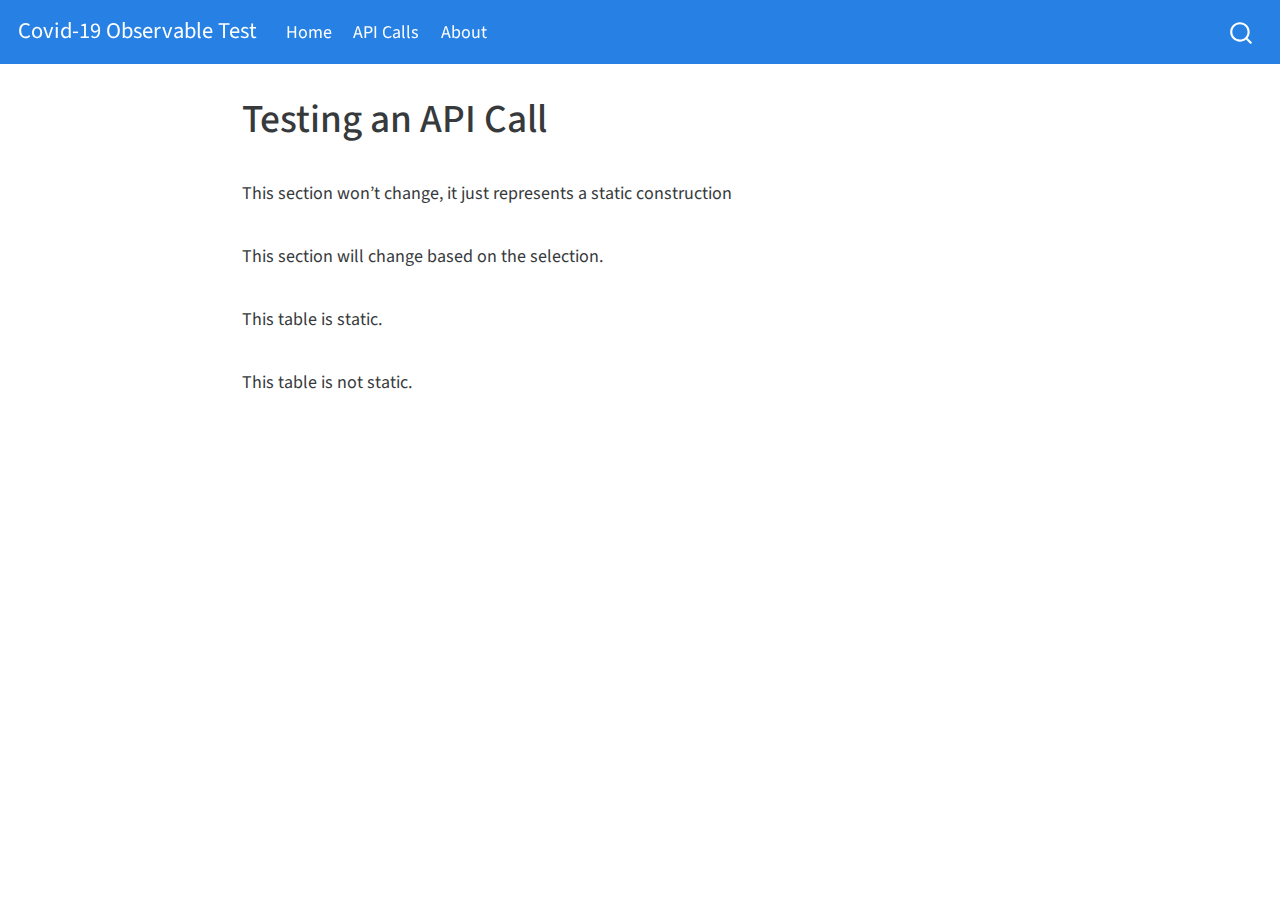
<file: docs/hospitals.html>
<!DOCTYPE html>
<html xmlns="http://www.w3.org/1999/xhtml" lang="en" xml:lang="en"><head>
  <meta charset="utf-8">
  <meta name="generator" content="quarto-0.9.71">
  <meta name="viewport" content="width=device-width, initial-scale=1.0, user-scalable=yes">
  <title>Covid-19 Observable Test - Testing an API Call</title>
  <style>
    code{white-space: pre-wrap;}
    span.smallcaps{font-variant: small-caps;}
    span.underline{text-decoration: underline;}
    div.column{display: inline-block; vertical-align: top; width: 50%;}
    div.hanging-indent{margin-left: 1.5em; text-indent: -1.5em;}
    ul.task-list{list-style: none;}
    pre > code.sourceCode { white-space: pre; position: relative; }
    pre > code.sourceCode > span { display: inline-block; line-height: 1.25; }
    pre > code.sourceCode > span:empty { height: 1.2em; }
    .sourceCode { overflow: visible; }
    code.sourceCode > span { color: inherit; text-decoration: inherit; }
    div.sourceCode { margin: 1em 0; }
    pre.sourceCode { margin: 0; }
    @media screen {
    div.sourceCode { overflow: auto; }
    }
    @media print {
    pre > code.sourceCode { white-space: pre-wrap; }
    pre > code.sourceCode > span { text-indent: -5em; padding-left: 5em; }
    }
    pre.numberSource code
      { counter-reset: source-line 0; }
    pre.numberSource code > span
      { position: relative; left: -4em; counter-increment: source-line; }
    pre.numberSource code > span > a:first-child::before
      { content: counter(source-line);
        position: relative; left: -1em; text-align: right; vertical-align: baseline;
        border: none; display: inline-block;
        -webkit-touch-callout: none; -webkit-user-select: none;
        -khtml-user-select: none; -moz-user-select: none;
        -ms-user-select: none; user-select: none;
        padding: 0 4px; width: 4em;
        color: #aaaaaa;
      }
    pre.numberSource { margin-left: 3em; border-left: 1px solid #aaaaaa;  padding-left: 4px; }
    div.sourceCode
      {   }
    @media screen {
    pre > code.sourceCode > span > a:first-child::before { text-decoration: underline; }
    }
    code span.al { color: #ff0000; font-weight: bold; } /* Alert */
    code span.an { color: #60a0b0; font-weight: bold; font-style: italic; } /* Annotation */
    code span.at { color: #7d9029; } /* Attribute */
    code span.bn { color: #40a070; } /* BaseN */
    code span.bu { } /* BuiltIn */
    code span.cf { color: #007020; font-weight: bold; } /* ControlFlow */
    code span.ch { color: #4070a0; } /* Char */
    code span.cn { color: #880000; } /* Constant */
    code span.co { color: #60a0b0; font-style: italic; } /* Comment */
    code span.cv { color: #60a0b0; font-weight: bold; font-style: italic; } /* CommentVar */
    code span.do { color: #ba2121; font-style: italic; } /* Documentation */
    code span.dt { color: #902000; } /* DataType */
    code span.dv { color: #40a070; } /* DecVal */
    code span.er { color: #ff0000; font-weight: bold; } /* Error */
    code span.ex { } /* Extension */
    code span.fl { color: #40a070; } /* Float */
    code span.fu { color: #06287e; } /* Function */
    code span.im { } /* Import */
    code span.in { color: #60a0b0; font-weight: bold; font-style: italic; } /* Information */
    code span.kw { color: #007020; font-weight: bold; } /* Keyword */
    code span.op { color: #666666; } /* Operator */
    code span.ot { color: #007020; } /* Other */
    code span.pp { color: #bc7a00; } /* Preprocessor */
    code span.sc { color: #4070a0; } /* SpecialChar */
    code span.ss { color: #bb6688; } /* SpecialString */
    code span.st { color: #4070a0; } /* String */
    code span.va { color: #19177c; } /* Variable */
    code span.vs { color: #4070a0; } /* VerbatimString */
    code span.wa { color: #60a0b0; font-weight: bold; font-style: italic; } /* Warning */
  </style>

  <script src="site_libs/quarto-nav/quarto-nav.js"></script>
  <script src="site_libs/quarto-nav/headroom.min.js"></script>
  <script src="site_libs/clipboard/clipboard.min.js"></script>
  <meta name="quarto:offset" content="./">
  <script src="site_libs/quarto-search/autocomplete.umd.js"></script>
  <script src="site_libs/quarto-search/fuse.min.js"></script>
  <script src="site_libs/quarto-search/quarto-search.js"></script>
  <script src="site_libs/quarto-html/quarto.js"></script>
  <script src="site_libs/quarto-html/popper.min.js"></script>
  <script src="site_libs/quarto-html/tippy.umd.min.js"></script>
  <script src="site_libs/quarto-html/anchor.min.js"></script>
  <link href="site_libs/quarto-html/tippy.css" rel="stylesheet">
  <link href="site_libs/quarto-html/quarto-syntax-highlighting.css" rel="stylesheet">
  <script src="site_libs/bootstrap/bootstrap.min.js"></script>
  <link href="site_libs/bootstrap/bootstrap-icons.css" rel="stylesheet">
  <link href="site_libs/bootstrap/bootstrap.min.css" rel="stylesheet">
  <script id="quarto-search-options" type="application/json">{
    "location": "navbar",
    "copy-button": false,
    "collapse-after": 2,
    "panel-placement": "end",
    "type": "overlay",
    "limit": 20,
    "language": {
      "search-no-results-text": "No results",
      "search-matching-documents-text": "matching documents",
      "search-copy-link-title": "Copy link to search",
      "search-hide-matches-text": "Hide additional matches",
      "search-more-match-text": "more match in this document",
      "search-more-matches-text": "more matches in this document",
      "search-clear-button-title": "Clear",
      "search-detached-cancel-button-title": "Cancel",
      "search-submit-button-title": "Submit"
    }
  }</script>
  <script type="module" src="site_libs/quarto-ojs/esbuild-bundle.js"></script>
  <link href="site_libs/quarto-ojs/quarto-ojs.css" rel="stylesheet">
  <!--[if lt IE 9]>
    <script src="//cdnjs.cloudflare.com/ajax/libs/html5shiv/3.7.3/html5shiv-printshiv.min.js"></script>
  <![endif]-->
  <link rel="stylesheet" href="styles.css">
  <link rel="stylesheet" href="custom.scss">
</head>
<body class="fullcontent">
<div id="quarto-search-results"></div>
  <header id="quarto-header" class="headroom fixed-top">
    <nav class="navbar navbar-expand-lg navbar-dark ">
      <div class="navbar-container container-fluid">
      <a class="navbar-brand" href="./index.html">
    <span class="navbar-title">Covid-19 Observable Test</span>
  </a>
          <button class="navbar-toggler" type="button" data-bs-toggle="collapse" data-bs-target="#navbarCollapse" aria-controls="navbarCollapse" aria-expanded="false" aria-label="Toggle navigation" onclick="if (window.quartoToggleHeadroom) { window.quartoToggleHeadroom(); }">
  <span class="navbar-toggler-icon"></span>
</button>
          <div class="collapse navbar-collapse" id="navbarCollapse">
            <ul class="navbar-nav navbar-nav-scroll me-auto">
  <li class="nav-item">
    <a class="nav-link" href="./index.html">Home</a>
  </li>  
  <li class="nav-item">
    <a class="nav-link active" href="./hospitals.html" aria-current="page">API Calls</a>
  </li>  
  <li class="nav-item">
    <a class="nav-link" href="./about.html">About</a>
  </li>  
</ul>
              <div id="quarto-search" class="" title="Search"></div>
          </div> <!-- /navcollapse -->
      </div> <!-- /container-fluid -->
    </nav>
</header>
<!-- content -->
<div id="quarto-content" class="quarto-container page-columns page-rows-contents page-layout-article page-navbar">
<!-- sidebar -->
<!-- margin-sidebar -->
    
<!-- main -->
<main class="content" id="quarto-document-content">
<header id="title-block-header" class="quarto-title-block default">

<div class="quarto-title"><h1 class="title display-7">Testing an API Call</h1></div></header>
<div class="cell" data-eval="true">
<div class="sourceCode hidden" id="cb1" data-startfrom="11" data-source-offset="-0"><pre class="sourceCode js cell-code code-with-copy"><code class="sourceCode javascript" style="counter-reset: source-line 10;"><span id="cb1-11"><a href="#cb1-11" aria-hidden="true" tabindex="-1"></a>viewof islands <span class="op">=</span> Inputs<span class="op">.</span><span class="fu">select</span>(data<span class="op">.</span><span class="fu">map</span>(d <span class="kw">=&gt;</span> d<span class="op">.</span><span class="at">State</span>)<span class="op">,</span> {</span>
<span id="cb1-12"><a href="#cb1-12" aria-hidden="true" tabindex="-1"></a>  <span class="dt">multiple</span><span class="op">:</span> <span class="kw">false</span><span class="op">,</span> </span>
<span id="cb1-13"><a href="#cb1-13" aria-hidden="true" tabindex="-1"></a>  <span class="dt">label</span><span class="op">:</span> <span class="st">"County"</span><span class="op">,</span> </span>
<span id="cb1-14"><a href="#cb1-14" aria-hidden="true" tabindex="-1"></a>  <span class="dt">value</span><span class="op">:</span> <span class="st">"Forsyth"</span><span class="op">,</span></span>
<span id="cb1-15"><a href="#cb1-15" aria-hidden="true" tabindex="-1"></a>  <span class="dt">sort</span><span class="op">:</span> <span class="kw">true</span><span class="op">,</span> </span>
<span id="cb1-16"><a href="#cb1-16" aria-hidden="true" tabindex="-1"></a>  <span class="dt">unique</span><span class="op">:</span> <span class="kw">true</span>})</span>
<span id="cb1-17"><a href="#cb1-17" aria-hidden="true" tabindex="-1"></a>  </span>
<span id="cb1-18"><a href="#cb1-18" aria-hidden="true" tabindex="-1"></a> islands</span></code><button title="Copy to Clipboard" class="code-copy-button"><i class="bi"></i></button></pre></div>
<div class="cell-output-display">
<div>
<div id="ojs-cell-1-1" data-nodetype="declaration">

</div>
</div>
</div>
<div class="cell-output-display">
<div>
<div id="ojs-cell-1-2" data-nodetype="expression">

</div>
</div>
</div>
</div>
<p>This section won’t change, it just represents a static construction</p>
<div class="cell">
<div class="sourceCode hidden" id="cb2" data-startfrom="24" data-source-offset="-0"><pre class="sourceCode js cell-code code-with-copy"><code class="sourceCode javascript" style="counter-reset: source-line 23;"><span id="cb2-24"><a href="#cb2-24" aria-hidden="true" tabindex="-1"></a>state <span class="op">=</span> <span class="st">'TX'</span></span></code><button title="Copy to Clipboard" class="code-copy-button"><i class="bi"></i></button></pre></div>
<div class="cell-output-display">
<div id="ojs-cell-2" data-nodetype="declaration">

</div>
</div>
</div>
<div class="cell">
<div class="sourceCode hidden" id="cb3" data-startfrom="30" data-source-offset="-79"><pre class="sourceCode js cell-code code-with-copy"><code class="sourceCode javascript" style="counter-reset: source-line 29;"><span id="cb3-30"><a href="#cb3-30" aria-hidden="true" tabindex="-1"></a>useUrl <span class="op">=</span> <span class="st">'https://healthdata.gov/resource/anag-cw7u.csv?state='</span> <span class="op">+</span> <span class="st">'TX'</span></span></code><button title="Copy to Clipboard" class="code-copy-button"><i class="bi"></i></button></pre></div>
<div class="cell-output-display">
<div id="ojs-cell-3" data-nodetype="declaration">

</div>
</div>
</div>
<p>This section will change based on the selection.</p>
<div class="cell">
<div class="sourceCode hidden" id="cb4" data-startfrom="36" data-source-offset="-0"><pre class="sourceCode js cell-code code-with-copy"><code class="sourceCode javascript" style="counter-reset: source-line 35;"><span id="cb4-36"><a href="#cb4-36" aria-hidden="true" tabindex="-1"></a>testUrl <span class="op">=</span> <span class="st">'https://healthdata.gov/resource/anag-cw7u.csv?state='</span> <span class="op">+</span> <span class="vs">`</span><span class="sc">${</span>islands<span class="sc">}</span><span class="vs">`</span></span></code><button title="Copy to Clipboard" class="code-copy-button"><i class="bi"></i></button></pre></div>
<div class="cell-output-display">
<div id="ojs-cell-4" data-nodetype="declaration">

</div>
</div>
</div>
<p>This table is static.</p>
<div class="cell">
<div class="sourceCode hidden" id="cb5" data-startfrom="43" data-source-offset="-0"><pre class="sourceCode js cell-code code-with-copy"><code class="sourceCode javascript" style="counter-reset: source-line 42;"><span id="cb5-43"><a href="#cb5-43" aria-hidden="true" tabindex="-1"></a><span class="im">import</span> { aq<span class="op">,</span> op} <span class="im">from</span> <span class="st">"@uwdata/arquero"</span></span></code><button title="Copy to Clipboard" class="code-copy-button"><i class="bi"></i></button></pre></div>
<div class="cell-output-display">
<div id="ojs-cell-5" data-nodetype="declaration">

</div>
</div>
</div>
<div class="cell">
<div class="sourceCode hidden" id="cb6" data-startfrom="48" data-source-offset="-0"><pre class="sourceCode js cell-code code-with-copy"><code class="sourceCode javascript" style="counter-reset: source-line 47;"><span id="cb6-48"><a href="#cb6-48" aria-hidden="true" tabindex="-1"></a>hospitals <span class="op">=</span> {</span>
<span id="cb6-49"><a href="#cb6-49" aria-hidden="true" tabindex="-1"></a>    <span class="kw">const</span> d1 <span class="op">=</span> <span class="cf">await</span>  aq<span class="op">.</span><span class="fu">fromCSV</span>(<span class="cf">await</span> <span class="fu">fetch</span>(useUrl)<span class="op">.</span><span class="fu">then</span>(res <span class="kw">=&gt;</span> res<span class="op">.</span><span class="fu">text</span>()))<span class="op">;</span></span>
<span id="cb6-50"><a href="#cb6-50" aria-hidden="true" tabindex="-1"></a>    </span>
<span id="cb6-51"><a href="#cb6-51" aria-hidden="true" tabindex="-1"></a>    <span class="cf">return</span> d1<span class="op">;</span></span>
<span id="cb6-52"><a href="#cb6-52" aria-hidden="true" tabindex="-1"></a>}</span></code><button title="Copy to Clipboard" class="code-copy-button"><i class="bi"></i></button></pre></div>
<div class="cell-output-display">
<div id="ojs-cell-6" data-nodetype="declaration">

</div>
</div>
</div>
<div class="cell">
<div class="sourceCode hidden" id="cb7" data-startfrom="58" data-source-offset="-0"><pre class="sourceCode js cell-code code-with-copy"><code class="sourceCode javascript" style="counter-reset: source-line 57;"><span id="cb7-58"><a href="#cb7-58" aria-hidden="true" tabindex="-1"></a>hospitals<span class="op">.</span><span class="fu">view</span>()<span class="op">;</span></span></code><button title="Copy to Clipboard" class="code-copy-button"><i class="bi"></i></button></pre></div>
<div class="cell-output-display">
<div id="ojs-cell-7" data-nodetype="expression">

</div>
</div>
</div>
<p>This table is not static.</p>
<div class="cell">
<div class="sourceCode hidden" id="cb8" data-startfrom="65" data-source-offset="-0"><pre class="sourceCode js cell-code code-with-copy"><code class="sourceCode javascript" style="counter-reset: source-line 64;"><span id="cb8-65"><a href="#cb8-65" aria-hidden="true" tabindex="-1"></a>hospitalstest <span class="op">=</span> {</span>
<span id="cb8-66"><a href="#cb8-66" aria-hidden="true" tabindex="-1"></a>  <span class="kw">const</span> base <span class="op">=</span> <span class="cf">await</span> <span class="fu">fetch</span>(testUrl)<span class="op">.</span><span class="fu">then</span>(res <span class="kw">=&gt;</span> res<span class="op">.</span><span class="fu">text</span>())<span class="op">;</span></span>
<span id="cb8-67"><a href="#cb8-67" aria-hidden="true" tabindex="-1"></a>    <span class="kw">const</span> d2 <span class="op">=</span> aq<span class="op">.</span><span class="fu">fromCSV</span>(<span class="cf">await</span> base)<span class="op">;</span></span>
<span id="cb8-68"><a href="#cb8-68" aria-hidden="true" tabindex="-1"></a>    </span>
<span id="cb8-69"><a href="#cb8-69" aria-hidden="true" tabindex="-1"></a>    <span class="cf">return</span> d2<span class="op">;</span></span>
<span id="cb8-70"><a href="#cb8-70" aria-hidden="true" tabindex="-1"></a>}</span></code><button title="Copy to Clipboard" class="code-copy-button"><i class="bi"></i></button></pre></div>
<div class="cell-output-display">
<div id="ojs-cell-8" data-nodetype="declaration">

</div>
</div>
</div>
<div class="cell">
<div class="sourceCode hidden" id="cb9" data-startfrom="75" data-source-offset="-0"><pre class="sourceCode js cell-code code-with-copy"><code class="sourceCode javascript" style="counter-reset: source-line 74;"><span id="cb9-75"><a href="#cb9-75" aria-hidden="true" tabindex="-1"></a>hospitalstest<span class="op">.</span><span class="fu">view</span>()<span class="op">;</span></span></code><button title="Copy to Clipboard" class="code-copy-button"><i class="bi"></i></button></pre></div>
<div class="cell-output-display">
<div id="ojs-cell-9" data-nodetype="expression">

</div>
</div>
</div>
<div class="cell">
<div class="sourceCode hidden" id="cb10" data-startfrom="81" data-source-offset="-1"><pre class="sourceCode js cell-code code-with-copy"><code class="sourceCode javascript" style="counter-reset: source-line 80;"><span id="cb10-81"><a href="#cb10-81" aria-hidden="true" tabindex="-1"></a>dat_agg <span class="op">=</span> hospitalstest</span>
<span id="cb10-82"><a href="#cb10-82" aria-hidden="true" tabindex="-1"></a>  <span class="op">.</span><span class="fu">groupby</span>(<span class="st">'collection_week'</span>)</span>
<span id="cb10-83"><a href="#cb10-83" aria-hidden="true" tabindex="-1"></a>  <span class="op">.</span><span class="fu">rollup</span>({ <span class="dt">total_beds</span><span class="op">:</span> d <span class="kw">=&gt;</span> op<span class="op">.</span><span class="fu">sum</span>(d<span class="op">.</span><span class="at">total_beds_7_day_coverage</span>)})</span>
<span id="cb10-84"><a href="#cb10-84" aria-hidden="true" tabindex="-1"></a>  <span class="op">.</span><span class="fu">ungroup</span>()</span>
<span id="cb10-85"><a href="#cb10-85" aria-hidden="true" tabindex="-1"></a>  <span class="op">.</span><span class="fu">orderby</span>(<span class="st">'collection_week'</span>)<span class="op">;</span></span></code><button title="Copy to Clipboard" class="code-copy-button"><i class="bi"></i></button></pre></div>
<div class="cell-output-display">
<div id="ojs-cell-10" data-nodetype="declaration">

</div>
</div>
</div>
<div class="cell">
<div class="sourceCode hidden" id="cb11" data-startfrom="91" data-source-offset="-0"><pre class="sourceCode js cell-code code-with-copy"><code class="sourceCode javascript" style="counter-reset: source-line 90;"><span id="cb11-91"><a href="#cb11-91" aria-hidden="true" tabindex="-1"></a>dat_agg<span class="op">.</span><span class="fu">view</span>()<span class="op">;</span></span></code><button title="Copy to Clipboard" class="code-copy-button"><i class="bi"></i></button></pre></div>
<div class="cell-output-display">
<div id="ojs-cell-11" data-nodetype="expression">

</div>
</div>
</div>
<div class="cell">
<div class="sourceCode hidden" id="cb12" data-startfrom="96" data-source-offset="-0"><pre class="sourceCode js cell-code code-with-copy"><code class="sourceCode javascript" style="counter-reset: source-line 95;"><span id="cb12-96"><a href="#cb12-96" aria-hidden="true" tabindex="-1"></a>Plot<span class="op">.</span><span class="fu">plot</span>({</span>
<span id="cb12-97"><a href="#cb12-97" aria-hidden="true" tabindex="-1"></a>  <span class="dt">y</span><span class="op">:</span> {</span>
<span id="cb12-98"><a href="#cb12-98" aria-hidden="true" tabindex="-1"></a>    <span class="dt">grid</span><span class="op">:</span> <span class="kw">true</span><span class="op">,</span></span>
<span id="cb12-99"><a href="#cb12-99" aria-hidden="true" tabindex="-1"></a>    <span class="dt">label</span><span class="op">:</span> <span class="st">"Total 7 Day Coverage"</span></span>
<span id="cb12-100"><a href="#cb12-100" aria-hidden="true" tabindex="-1"></a>  }<span class="op">,</span></span>
<span id="cb12-101"><a href="#cb12-101" aria-hidden="true" tabindex="-1"></a>  <span class="dt">marks</span><span class="op">:</span> [</span>
<span id="cb12-102"><a href="#cb12-102" aria-hidden="true" tabindex="-1"></a>    Plot<span class="op">.</span><span class="fu">barY</span>(dat_agg<span class="op">.</span><span class="fu">indices</span>()<span class="op">,</span> {</span>
<span id="cb12-103"><a href="#cb12-103" aria-hidden="true" tabindex="-1"></a>      <span class="dt">x</span><span class="op">:</span> dat_agg<span class="op">.</span><span class="fu">column</span>(<span class="st">"collection_week"</span>)<span class="op">,</span> </span>
<span id="cb12-104"><a href="#cb12-104" aria-hidden="true" tabindex="-1"></a>      <span class="dt">y</span><span class="op">:</span> dat_agg<span class="op">.</span><span class="fu">column</span>(<span class="st">"total_beds"</span>)</span>
<span id="cb12-105"><a href="#cb12-105" aria-hidden="true" tabindex="-1"></a>      })</span>
<span id="cb12-106"><a href="#cb12-106" aria-hidden="true" tabindex="-1"></a>  ]<span class="op">,</span></span>
<span id="cb12-107"><a href="#cb12-107" aria-hidden="true" tabindex="-1"></a>  <span class="dt">caption</span><span class="op">:</span> <span class="fu">html</span><span class="vs">`Total 7 Day Coverage`</span></span>
<span id="cb12-108"><a href="#cb12-108" aria-hidden="true" tabindex="-1"></a>})<span class="op">;</span></span></code><button title="Copy to Clipboard" class="code-copy-button"><i class="bi"></i></button></pre></div>
<div class="cell-output-display">
<div id="ojs-cell-12" data-nodetype="expression">

</div>
</div>
</div>
<div class="cell">
<div class="sourceCode hidden" id="cb13" data-startfrom="112" data-source-offset="-0"><pre class="sourceCode js cell-code code-with-copy"><code class="sourceCode javascript" style="counter-reset: source-line 111;"><span id="cb13-112"><a href="#cb13-112" aria-hidden="true" tabindex="-1"></a>data <span class="op">=</span> <span class="cf">await</span> <span class="fu">FileAttachment</span>(<span class="st">'states.csv'</span>)<span class="op">.</span><span class="fu">csv</span>({ <span class="dt">typed</span><span class="op">:</span> <span class="kw">true</span> })<span class="op">;</span></span></code><button title="Copy to Clipboard" class="code-copy-button"><i class="bi"></i></button></pre></div>
<div class="cell-output-display">
<div id="ojs-cell-13" data-nodetype="declaration">

</div>
</div>
</div>


</main> <!-- /main -->
<script type="ojs-module-contents">
{"contents":[{"methodName":"interpret","cellName":"ojs-cell-1","inline":false,"source":"viewof islands = Inputs.select(data.map(d => d.State), {\n  multiple: false, \n  label: \"County\", \n  value: \"Forsyth\",\n  sort: true, \n  unique: true})\n  \n islands"},{"methodName":"interpret","cellName":"ojs-cell-2","inline":false,"source":"state = 'TX'"},{"methodName":"interpret","cellName":"ojs-cell-3","inline":false,"source":"//useUrl = 'https://healthdata.gov/resource/anag-cw7u.csv?state=' + `${state}`\nuseUrl = 'https://healthdata.gov/resource/anag-cw7u.csv?state=' + 'TX'"},{"methodName":"interpret","cellName":"ojs-cell-4","inline":false,"source":"testUrl = 'https://healthdata.gov/resource/anag-cw7u.csv?state=' + `${islands}`"},{"methodName":"interpret","cellName":"ojs-cell-5","inline":false,"source":"import { aq, op} from \"@uwdata/arquero\""},{"methodName":"interpret","cellName":"ojs-cell-6","inline":false,"source":"hospitals = {\n\tconst d1 = await  aq.fromCSV(await fetch(useUrl).then(res => res.text()));\n\t\n\treturn d1;\n}\n"},{"methodName":"interpret","cellName":"ojs-cell-7","inline":false,"source":"hospitals.view();"},{"methodName":"interpret","cellName":"ojs-cell-8","inline":false,"source":"hospitalstest = {\n  const base = await fetch(testUrl).then(res => res.text());\n\tconst d2 = aq.fromCSV(await base);\n\t\n\treturn d2;\n}"},{"methodName":"interpret","cellName":"ojs-cell-9","inline":false,"source":"hospitalstest.view();"},{"methodName":"interpret","cellName":"ojs-cell-10","inline":false,"source":"\ndat_agg = hospitalstest\n  .groupby('collection_week')\n  .rollup({ total_beds: d => op.sum(d.total_beds_7_day_coverage)})\n  .ungroup()\n  .orderby('collection_week');\n  "},{"methodName":"interpret","cellName":"ojs-cell-11","inline":false,"source":"dat_agg.view();"},{"methodName":"interpret","cellName":"ojs-cell-12","inline":false,"source":"Plot.plot({\n  y: {\n    grid: true,\n    label: \"Total 7 Day Coverage\"\n  },\n  marks: [\n    Plot.barY(dat_agg.indices(), {\n      x: dat_agg.column(\"collection_week\"), \n      y: dat_agg.column(\"total_beds\")\n      })\n  ],\n  caption: html`Total 7 Day Coverage`\n});"},{"methodName":"interpret","cellName":"ojs-cell-13","inline":false,"source":"data = await FileAttachment('states.csv').csv({ typed: true });"},{"methodName":"interpretQuiet","source":"shinyInput('islands')"}]}
</script>
<script type="module">
window._ojs.paths.runtimeToDoc = "../..";
window._ojs.paths.runtimeToRoot = "../..";
window._ojs.paths.docToRoot = "";
window._ojs.selfContained = false;
window._ojs.runtime.interpretFromScriptTags();
</script>
<script type="application/javascript">
window.document.addEventListener("DOMContentLoaded", function (event) {
  const icon = "";
  const anchorJS = new window.AnchorJS();
  anchorJS.options = {
    placement: 'right',
    icon: icon
  };
  anchorJS.add('.anchored');
  const clipboard = new window.ClipboardJS('.code-copy-button', {
    target: function(trigger) {
      return trigger.previousElementSibling;
    }
  });
  clipboard.on('success', function(e) {
    // button target
    const button = e.trigger;
    // don't keep focus
    button.blur();
    // flash "checked"
    button.classList.add('code-copy-button-checked');
    setTimeout(function() {
      button.classList.remove('code-copy-button-checked');
    }, 1000);
    // clear code selection
    e.clearSelection();
  });
  function tippyHover(el, contentFn) {
    const config = {
      allowHTML: true,
      content: contentFn,
      maxWidth: 500,
      delay: 100,
      arrow: false,
      appendTo: function(el) {
          return el.parentElement;
      },
      interactive: true,
      interactiveBorder: 10,
      theme: 'quarto',
      placement: 'bottom-start'
    };
    window.tippy(el, config); 
  }
  const noterefs = window.document.querySelectorAll('a[role="doc-noteref"]');
  for (var i=0; i<noterefs.length; i++) {
    const ref = noterefs[i];
    tippyHover(ref, function() {
      let href = ref.getAttribute('href');
      try { href = new URL(href).hash; } catch {}
      const id = href.replace(/^#\/?/, "");
      const note = window.document.getElementById(id);
      return note.innerHTML;
    });
  }
  var bibliorefs = window.document.querySelectorAll('a[role="doc-biblioref"]');
  for (var i=0; i<bibliorefs.length; i++) {
    const ref = bibliorefs[i];
    const cites = ref.parentNode.getAttribute('data-cites').split(' ');
    tippyHover(ref, function() {
      var popup = window.document.createElement('div');
      cites.forEach(function(cite) {
        var citeDiv = window.document.createElement('div');
        citeDiv.classList.add('hanging-indent');
        citeDiv.classList.add('csl-entry');
        var biblioDiv = window.document.getElementById('ref-' + cite);
        if (biblioDiv) {
          citeDiv.innerHTML = biblioDiv.innerHTML;
        }
        popup.appendChild(citeDiv);
      });
      return popup.innerHTML;
    });
  }
});
</script>
</div> <!-- /content -->


</body></html>
</file>
<file: docs/site_libs/quarto-html/tippy.css>
.tippy-box[data-animation=fade][data-state=hidden]{opacity:0}[data-tippy-root]{max-width:calc(100vw - 10px)}.tippy-box{position:relative;background-color:#333;color:#fff;border-radius:4px;font-size:14px;line-height:1.4;outline:0;transition-property:transform,visibility,opacity}.tippy-box[data-placement^=top]>.tippy-arrow{bottom:0}.tippy-box[data-placement^=top]>.tippy-arrow:before{bottom:-7px;left:0;border-width:8px 8px 0;border-top-color:initial;transform-origin:center top}.tippy-box[data-placement^=bottom]>.tippy-arrow{top:0}.tippy-box[data-placement^=bottom]>.tippy-arrow:before{top:-7px;left:0;border-width:0 8px 8px;border-bottom-color:initial;transform-origin:center bottom}.tippy-box[data-placement^=left]>.tippy-arrow{right:0}.tippy-box[data-placement^=left]>.tippy-arrow:before{border-width:8px 0 8px 8px;border-left-color:initial;right:-7px;transform-origin:center left}.tippy-box[data-placement^=right]>.tippy-arrow{left:0}.tippy-box[data-placement^=right]>.tippy-arrow:before{left:-7px;border-width:8px 8px 8px 0;border-right-color:initial;transform-origin:center right}.tippy-box[data-inertia][data-state=visible]{transition-timing-function:cubic-bezier(.54,1.5,.38,1.11)}.tippy-arrow{width:16px;height:16px;color:#333}.tippy-arrow:before{content:"";position:absolute;border-color:transparent;border-style:solid}.tippy-content{position:relative;padding:5px 9px;z-index:1}
</file>
<file: docs/site_libs/quarto-html/quarto-syntax-highlighting.css>
/* quarto syntax highlight colors */
:root {
  --quarto-hl-ot-color: #00769E;
  --quarto-hl-at-color: #677623;
  --quarto-hl-ss-color: #20794D;
  --quarto-hl-an-color: #5E5E5E;
  --quarto-hl-fu-color: #4758AB;
  --quarto-hl-st-color: #20794D;
  --quarto-hl-cf-color: #00769E;
  --quarto-hl-op-color: #5E5E5E;
  --quarto-hl-er-color: #AD0000;
  --quarto-hl-bn-color: #AD0000;
  --quarto-hl-al-color: #AD0000;
  --quarto-hl-va-color: #111111;
  --quarto-hl-bu-color: inherit;
  --quarto-hl-ex-color: inherit;
  --quarto-hl-pp-color: #AD0000;
  --quarto-hl-in-color: #5E5E5E;
  --quarto-hl-vs-color: #20794D;
  --quarto-hl-wa-color: #5E5E5E;
  --quarto-hl-do-color: #5E5E5E;
  --quarto-hl-im-color: inherit;
  --quarto-hl-ch-color: #20794D;
  --quarto-hl-dt-color: #AD0000;
  --quarto-hl-fl-color: #AD0000;
  --quarto-hl-co-color: #5E5E5E;
  --quarto-hl-cv-color: #5E5E5E;
  --quarto-hl-cn-color: #8f5902;
  --quarto-hl-sc-color: #5E5E5E;
  --quarto-hl-dv-color: #AD0000;
  --quarto-hl-kw-color: #00769E;
}

/* other quarto variables */
:root {
  --quarto-font-monospace: SFMono-Regular, Menlo, Monaco, Consolas, "Liberation Mono", "Courier New", monospace;
}

code span {
  color: #00769E;
}

div.sourceCode {
  color: #00769E;
}

code span.ot {
  color: #00769E;
}

code span.at {
  color: #677623;
}

code span.ss {
  color: #20794D;
}

code span.an {
  color: #5E5E5E;
}

code span.fu {
  color: #4758AB;
}

code span.st {
  color: #20794D;
}

code span.cf {
  color: #00769E;
}

code span.op {
  color: #5E5E5E;
}

code span.er {
  color: #AD0000;
}

code span.bn {
  color: #AD0000;
}

code span.al {
  color: #AD0000;
}

code span.va {
  color: #111111;
}

code span.pp {
  color: #AD0000;
}

code span.in {
  color: #5E5E5E;
}

code span.vs {
  color: #20794D;
}

code span.wa {
  color: #5E5E5E;
  font-style: italic;
}

code span.do {
  color: #5E5E5E;
  font-style: italic;
}

code span.ch {
  color: #20794D;
}

code span.dt {
  color: #AD0000;
}

code span.fl {
  color: #AD0000;
}

code span.co {
  color: #5E5E5E;
}

code span.cv {
  color: #5E5E5E;
  font-style: italic;
}

code span.cn {
  color: #8f5902;
}

code span.sc {
  color: #5E5E5E;
}

code span.dv {
  color: #AD0000;
}

code span.kw {
  color: #00769E;
}
</file>
<file: docs/site_libs/quarto-ojs/quarto-ojs.css>
span.ojs-inline span div {
  display: inline-block;
}

/* add some breathing room between display outputs and text especially */
div.cell + section, div.cell + h1, div.cell + h2, div.cell + h3, div.cell + h4, div.cell + h5, div.cell + h6, div.cell + p {
  margin-top: 1rem;
}

.observablehq .observablehq--inspect {
  font-family: var(--bs-font-monospace);
  font-size: 0.8em;
}

.observablehq--field {
  margin-left: 1rem;
}

.observablehq--caret {
  margin-right: 2px;
  vertical-align: baseline;
}

.observablehq--collapsed,
.observablehq--expanded.observablehq--inspect a {
  cursor: pointer;
}

/* classes directly from observable's runtime */
.observablehq--key,
.observablehq--index {
  color: var(--quarto-hl-dt-color);
}

.observablehq--string {
  color: var(--quarto-hl-st-color);
}

.observablehq--bigint,
.observablehq--date,
.observablehq--number,
.observablehq--regexp,
.observablehq--symbol {
  color: var(--quarto-hl-dv-color);
}

.observablehq--null,
.observablehq--boolean,
.observablehq--undefined,
.observablehq--keyword {
  color: var(--quarto-hl-kw-color);
}

/* In addition, their import statements specifically come highlighted by hljs.
   (probably some legacy feature of theirs?) We handle those here as well. 

   Just to be on the safe side, we select on observable's 'md-pre'
   class as well, in case someone else uses hljs and wishes to put
   their own highlighting.

   TODO Note that to make our highlighting consistent, we're
   overriding the "im" class to present like a keyword. I should make
   sure this looks right everywhere, but I don't know how to test it
   comprehensively.
*/

code.javascript span.im {
  color: var(--quarto-hl-kw-color);
}

pre.observablehq--md-pre span.hljs-keyword {
  color: var(--quarto-hl-kw-color);
}

pre.observablehq--md-pre span.hljs-string {
  color: var(--quarto-hl-st-color);
}

pre.observablehq--md-pre .span.hljs-date,
pre.observablehq--md-pre .span.hljs-number,
pre.observablehq--md-pre .span.hljs-regexp,
pre.observablehq--md-pre .span.hljs-symbol {
  color: var(--quarto-hl-dv-color);
}

/* Other general niceties, but it's possible that we should do this on a page-by-page basis */

input {
  vertical-align: middle;
}

input[type="radio"],
input[type="checkbox"] {
  margin: 0px 0px 3px 0px;
}

.observable-in-a-box-waiting-for-module-import {
  visibility: hidden;
}

/* play nicely w/ sidebar layout */
.panel-sidebar .observablehq > form[class^="oi-"] {
  flex-wrap: wrap !important;
}

/* likely that this only makes sense with bootstrap. TODO check with charles */
.observablehq table {
  font-size: 0.9em !important;
}

.quarto-ojs-hide {
  display: none;
}

.quarto-ojs-error-pinpoint {
  border-bottom: 2px dotted #e51400;
  font-weight: 700;
  cursor: pointer;
}

code span.quarto-ojs-error-pinpoint {
  color: inherit;
}

.observablehq--error .observablehq--inspect {
  font-size: 0.875em !important;
}

.observablehq--error .callout {
  margin-bottom: 0;
  margin-top: 0;
}
</file>
<file: docs/styles.css>
/* css styles */
</file>
